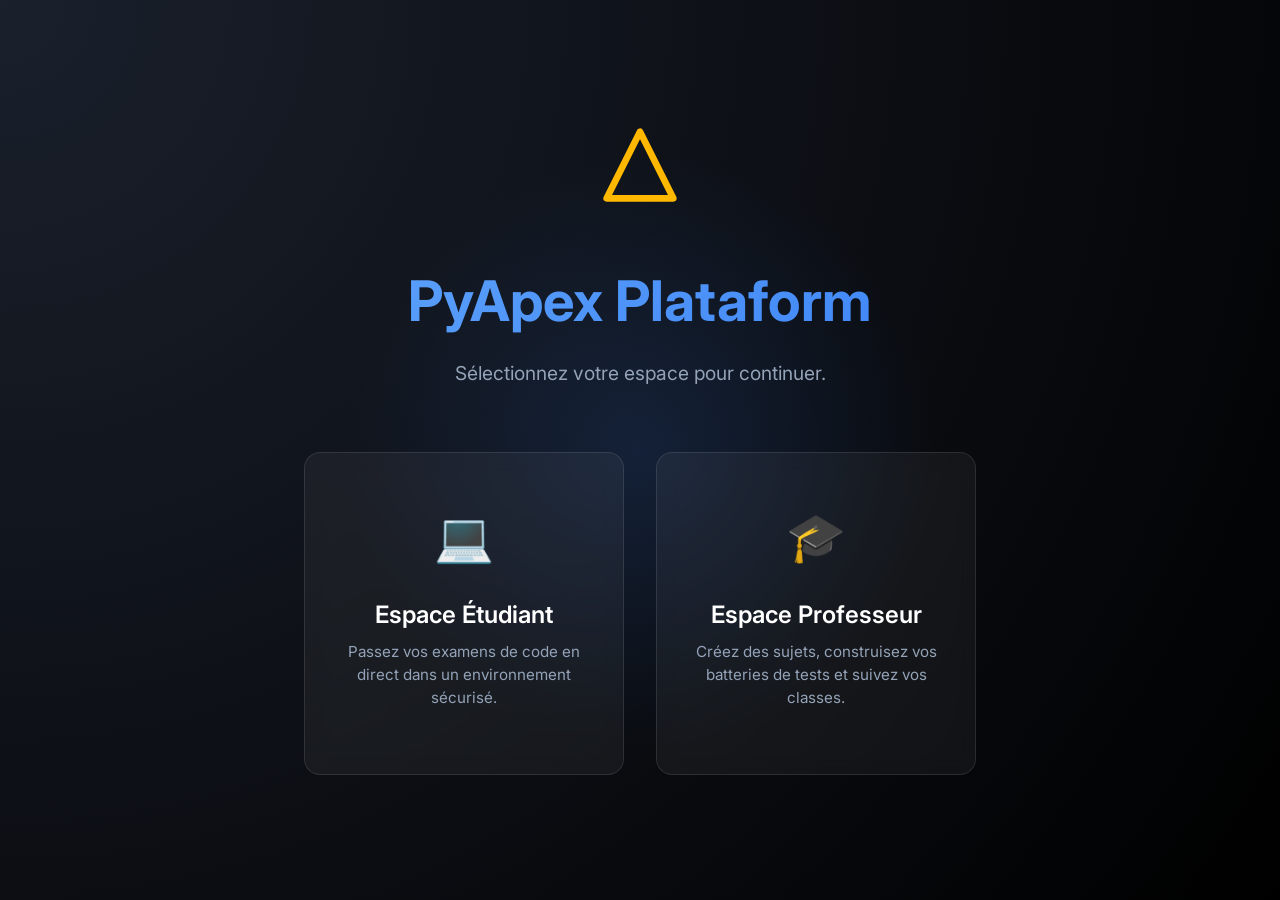
<file: index.html>
<!DOCTYPE html>
<html lang="fr">
<head>
    <meta charset="UTF-8">
    <meta name="viewport" content="width=device-width, initial-scale=1.0">
    <title>PyApex - Accueil</title>
    <link rel="icon" type="image/png" href="apple-touch-icon.png">
    <link rel="apple-touch-icon" href="apple-touch-icon.png">
    <link href="https://fonts.googleapis.com/css2?family=Inter:wght@300;400;600;700&display=swap" rel="stylesheet">
    <link rel="stylesheet" href="css/style.css">
    <style>
        body {
            display: flex;
            align-items: center;
            justify-content: center;
            height: 100vh;
            margin: 0;
            background: radial-gradient(circle at top left, #1a202c, #000);
            color: #fff;
            font-family: 'Inter', sans-serif;
            overflow: hidden;
        }

        .landing-container {
            text-align: center;
            max-width: 900px;
            width: 100%;
            padding: 2rem;
        }

        .logo-landing {
            margin-bottom: 3rem;
            animation: float 6s ease-in-out infinite;
        }

        .logo-landing svg {
            width: 80px;
            height: 80px;
            stroke: var(--primary);
            drop-shadow: 0 0 15px rgba(59, 130, 246, 0.5);
        }

        .title {
            font-size: 3.5rem;
            font-weight: 700;
            margin-bottom: 1rem;
            background: linear-gradient(135deg, #60a5fa, #3b82f6);
            -webkit-background-clip: text;
            -webkit-text-fill-color: transparent;
        }

        .subtitle {
            font-size: 1.2rem;
            color: var(--text-muted);
            margin-bottom: 4rem;
        }

        .cards-wrapper {
            display: flex;
            gap: 2rem;
            justify-content: center;
            flex-wrap: wrap;
        }

        .role-card {
            background: rgba(255, 255, 255, 0.05);
            border: 1px solid rgba(255, 255, 255, 0.1);
            backdrop-filter: blur(10px);
            -webkit-backdrop-filter: blur(10px);
            border-radius: 16px;
            padding: 3rem 2rem;
            width: 320px;
            cursor: pointer;
            transition: all 0.4s cubic-bezier(0.4, 0, 0.2, 1);
            text-decoration: none;
            color: inherit;
            display: flex;
            flex-direction: column;
            align-items: center;
        }

        .role-card:hover {
            transform: translateY(-10px);
            background: rgba(255, 255, 255, 0.1);
            border-color: rgba(59, 130, 246, 0.5);
            box-shadow: 0 15px 30px rgba(0, 0, 0, 0.5), 0 0 20px rgba(59, 130, 246, 0.2);
        }

        .role-icon {
            font-size: 3rem;
            margin-bottom: 1.5rem;
        }

        .role-title {
            font-size: 1.5rem;
            font-weight: 600;
            margin-bottom: 0.5rem;
        }

        .role-desc {
            font-size: 0.95rem;
            color: var(--text-muted);
            line-height: 1.5;
        }

        @keyframes float {
            0% { transform: translateY(0px); }
            50% { transform: translateY(-15px); }
            100% { transform: translateY(0px); }
        }

        /* Effet de lueur dynamique en fond */
        .glow-bg {
            position: absolute;
            width: 600px;
            height: 600px;
            background: radial-gradient(circle, rgba(59, 130, 246, 0.15) 0%, rgba(0,0,0,0) 70%);
            top: 50%;
            left: 50%;
            transform: translate(-50%, -50%);
            z-index: -1;
            pointer-events: none;
        }
    </style>
</head>
<body>
    <div class="glow-bg"></div>
    <div class="landing-container">
        <div class="logo-landing">
            <svg viewBox="0 0 24 24" fill="none" stroke-width="2" stroke-linecap="round" stroke-linejoin="round">
                <path d="M12 2L2 22h20L12 2z"></path>
            </svg>
        </div>
        
        <h1 class="title">PyApex Plataform</h1>
        <p class="subtitle">Sélectionnez votre espace pour continuer.</p>

        <div class="cards-wrapper">
            <!-- Carte Étudiant -->
            <a href="etudiant.html" class="role-card">
                <div class="role-icon">💻</div>
                <h2 class="role-title">Espace Étudiant</h2>
                <p class="role-desc">Passez vos examens de code en direct dans un environnement sécurisé.</p>
            </a>

            <!-- Carte Professeur -->
            <a href="admin.html" class="role-card">
                <div class="role-icon">🎓</div>
                <h2 class="role-title">Espace Professeur</h2>
                <p class="role-desc">Créez des sujets, construisez vos batteries de tests et suivez vos classes.</p>
            </a>
        </div>
    </div>
</body>
</html>
</file>
<file: css/style.css>
/* css/style.css */
:root {
    --primary: #FFB800; /* Unilasalle gold */
    --primary-dark: #cc9300;
    --bg-color: #0f172a; /* Slate 900 for dark mode */
    --bg-color-alt: #1e293b;
    --text-main: #f8fafc;
    --text-muted: #94A3B8;
    --danger: #ef4444;
    --success: #22c55e;
    --glass-bg: rgba(30, 41, 59, 0.7);
    --glass-border: rgba(255, 255, 255, 0.1);
    --glass-shadow: 0 8px 32px 0 rgba(0, 0, 0, 0.37);
    --border-radius: 12px;
}

* {
    box-sizing: border-box;
    margin: 0;
    padding: 0;
}

body {
    font-family: 'Inter', sans-serif;
    background-color: var(--bg-color);
    color: var(--text-main);
    line-height: 1.5;
    min-height: 100vh;
}

.container {
    display: flex;
    flex-direction: column;
    height: 100vh;
    padding: 1rem;
}

/* Typography */
h1, h2, h3 { font-weight: 600; margin-bottom: 0.5rem; }
p { margin-bottom: 1rem; color: var(--text-muted); }
.highlight-text { color: var(--primary); font-weight: 700; }

/* Components */
.glass-panel {
    background: var(--glass-bg);
    backdrop-filter: blur(10px);
    -webkit-backdrop-filter: blur(10px);
    border: 1px solid var(--glass-border);
    border-radius: var(--border-radius);
    box-shadow: var(--glass-shadow);
}

.top-nav {
    display: flex;
    justify-content: space-between;
    align-items: center;
    padding: 1rem 2rem;
    margin-bottom: 1rem;
}

.logo {
    display: flex;
    align-items: center;
    gap: 0.5rem;
    font-size: 1.25rem;
    font-weight: 700;
    color: var(--primary);
}

.student-info { display: flex; gap: 1rem; align-items: center; }
.timer { font-family: monospace; font-size: 1.25rem; font-weight: 700; color: var(--primary); }

/* Buttons */
.btn {
    padding: 0.75rem 1.5rem;
    border-radius: 6px;
    font-weight: 600;
    cursor: pointer;
    border: none;
    transition: all 0.2s ease;
}

.btn-primary { background-color: var(--primary); color: #000; }
.btn-primary:hover { background-color: var(--primary-dark); transform: translateY(-1px); }
.btn-secondary { background-color: var(--bg-color-alt); color: var(--text-main); border: 1px solid var(--glass-border); }
.btn-secondary:hover { background-color: #2D3748; }

.btn-small { padding: 0.4rem 0.8rem; font-size: 0.875rem; }

/* Forms & Login */
.centered-view {
    display: flex;
    justify-content: center;
    align-items: center;
    flex: 1;
}

.login-card {
    width: 100%;
    max-width: 400px;
    padding: 2rem;
}

.form-group {
    margin-bottom: 1.25rem;
}

.form-group label {
    display: block;
    margin-bottom: 0.4rem;
    font-size: 0.875rem;
    color: var(--text-muted);
}

.form-group input {
    width: 100%;
    padding: 0.75rem;
    background-color: rgba(0,0,0,0.2);
    border: 1px solid var(--glass-border);
    border-radius: 6px;
    color: white;
    font-size: 1rem;
}

.form-group input:focus {
    outline: none;
    border-color: var(--primary);
}

.error-msg {
    color: var(--danger);
    font-size: 0.875rem;
    margin-top: 0.5rem;
    min-height: 20px;
}

/* Exam Interface */
.exam-view {
    display: flex;
    gap: 1rem;
    flex: 1;
    overflow: hidden;
}

.left-panel, .right-panel {
    display: flex;
    flex-direction: column;
}

.left-panel { flex: 1; padding: 1.5rem; overflow-y: auto; }
.right-panel { flex: 1.5; gap: 0.5rem; }

.questions-nav {
    display: flex;
    gap: 0.5rem;
    margin-bottom: 2rem;
    overflow-x: auto;
    padding-bottom: 0.5rem;
}

.nav-pill {
    padding: 0.5rem 1rem;
    background: var(--bg-color-alt);
    border: 1px solid var(--glass-border);
    border-radius: 20px;
    cursor: pointer;
    white-space: nowrap;
    transition: 0.2s;
}

.nav-pill.active { background: var(--primary); color: #000; font-weight: 600; border-color: var(--primary); }

.question-body { margin-top: 1rem; }
.q-difficulty {
    display: inline-block;
    padding: 0.2rem 0.6rem;
    border-radius: 4px;
    background: var(--bg-color-alt);
    font-size: 0.75rem;
    color: var(--text-muted);
    margin-bottom: 1rem;
}

.q-statement {
    background: rgba(0,0,0,0.2);
    padding: 1.5rem;
    border-radius: var(--border-radius);
    line-height: 1.6;
}

.editor-header, .console-header {
    background: var(--glass-bg);
    padding: 0.75rem 1rem;
    border-radius: var(--border-radius) var(--border-radius) 0 0;
    display: flex;
    justify-content: space-between;
    align-items: center;
    border: 1px solid var(--glass-border);
    border-bottom: none;
    font-size: 0.875rem;
    color: var(--text-muted);
}

.editor-container {
    flex: 2;
    border: 1px solid var(--glass-border);
    border-radius: 0 0 var(--border-radius) var(--border-radius);
    overflow: hidden;
}

.console-header { border-radius: 0; border: 1px solid var(--glass-border); border-bottom: none; border-top: none; }

.console-container {
    flex: 1;
    background: #000;
    color: #0f0;
    font-family: monospace;
    padding: 1rem;
    overflow-y: auto;
    border: 1px solid var(--glass-border);
    border-radius: 0 0 var(--border-radius) var(--border-radius);
}

.action-footer {
    display: flex;
    justify-content: flex-end;
    gap: 1rem;
    margin-top: 0.5rem;
}

/* Admin Dashboard */
.admin-sidebar {
    width: 250px;
    display: flex;
    flex-direction: column;
    padding: 1rem;
    gap: 0.5rem;
}

.admin-sidebar .nav-item {
    padding: 0.8rem 1rem;
    border-radius: 8px;
    cursor: pointer;
    color: var(--text-muted);
    transition: 0.2s;
}

.admin-sidebar .nav-item:hover { background: rgba(255,255,255,0.05); }
.admin-sidebar .nav-item.active { background: var(--primary); color: #000; font-weight: 600; }

.admin-content {
    flex: 1;
    padding: 1rem 2rem;
    overflow-y: auto;
}

.data-table {
    width: 100%;
    border-collapse: collapse;
    margin-top: 1rem;
}

.data-table th, .data-table td {
    padding: 1rem;
    text-align: left;
    border-bottom: 1px solid var(--glass-border);
}

.data-table th { color: var(--text-muted); font-weight: 600; font-size: 0.875rem; }
.data-table tr:hover { background: rgba(255,255,255,0.02); }

.flex-between { display: flex; justify-content: space-between; align-items: center; }

/* Modals */
.modal-overlay {
    position: fixed;
    top: 0; left: 0; right: 0; bottom: 0;
    background: rgba(0, 0, 0, 0.7);
    display: flex;
    justify-content: center;
    align-items: center;
    z-index: 1000;
}

.modal-container {
    width: 100%;
    max-width: 600px;
    padding: 2rem;
    max-height: 90vh;
    overflow-y: auto;
}

.modal-container textarea {
    width: 100%;
    padding: 0.75rem;
    background-color: rgba(0,0,0,0.2);
    border: 1px solid var(--glass-border);
    border-radius: 6px;
    color: white;
    font-size: 1rem;
    font-family: monospace;
}
.modal-container textarea:focus { outline: none; border-color: var(--primary); }

.full-width { width: 100%; padding: 0.75rem; background:rgba(0,0,0,0.2); color:white; border: 1px solid var(--glass-border); border-radius: 6px;}

/* Utilities */
.text-center { text-align: center; }
.hidden { display: none !important; }
</file>
